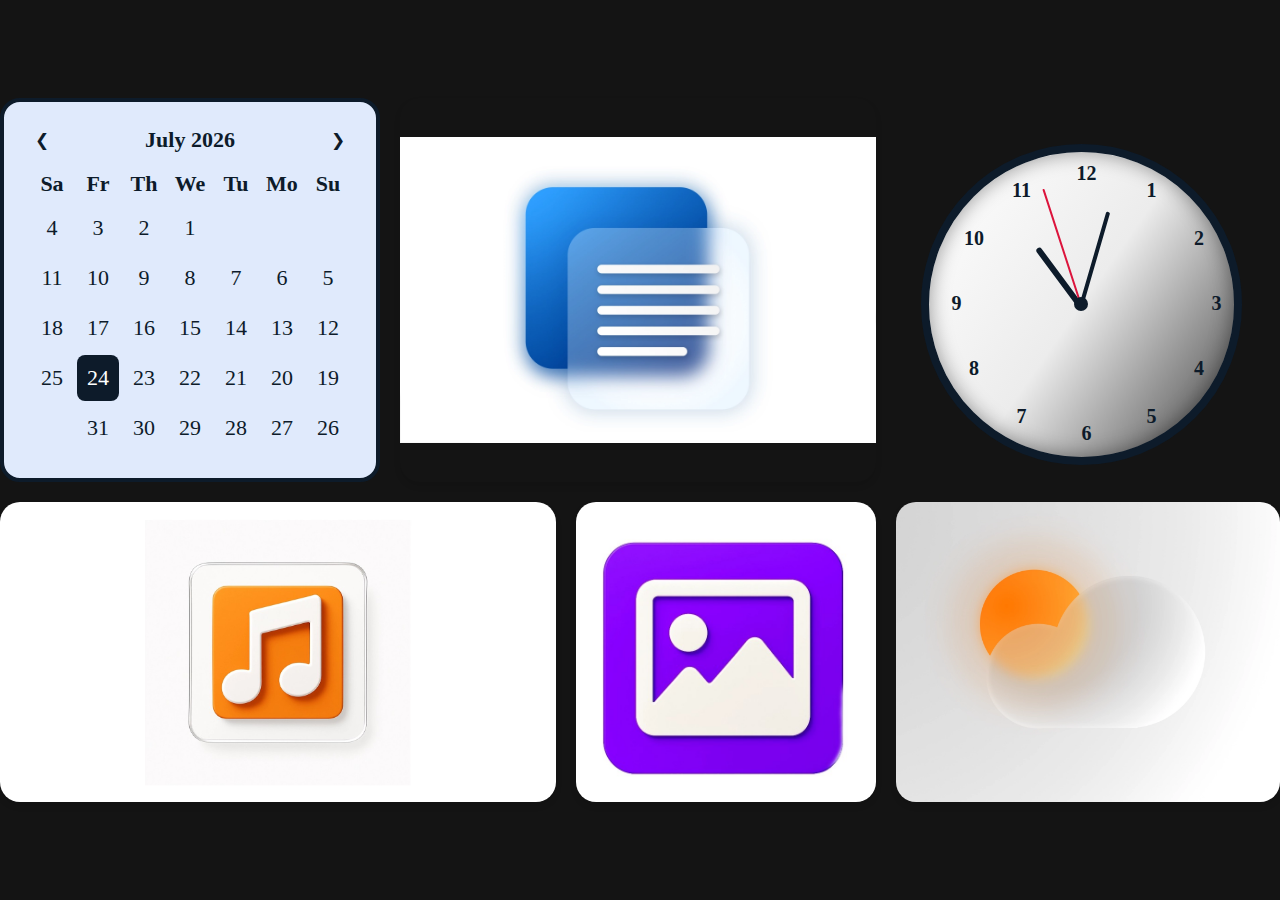
<file: index.html>
<!DOCTYPE html>
<html lang="en">
<head>
  <meta charset="UTF-8" />
  <meta name="viewport" content="width=device-width, initial-scale=1.0"/>
  <title>Music Player</title>
  <style>
    body {
      background-color: rgb(20, 20, 20);
      margin: 0;
      font-family: Georgia, 'Times New Roman', Times, serif;
      direction: rtl;
      font-size: 26px;
      display: flex;
      justify-content: center;
      align-items: center;
      height: 100vh;
    }

    .container {
      display: grid;
      grid-template-columns: repeat(4, 1fr);
      gap: 20px;
      max-width: 1600px;
    }
    .wiget {
    display: block;
    background: linear-gradient(135deg,#b3b3b7 , #1b3488);
    border-radius: 20px;
    padding: 150px;
    text-align: center;
    box-shadow: 0 4px 6px rgba(0, 0, 0, 0.1);
    text-decoration: none;
    }

    .clock{
      /* background: linear-gradient(115deg, #4463ca 0%, #4463ca, #070707); */
      /* border-radius: 20px; */
      padding: 66px;
      /* text-align:left; */
      /* box-shadow: 0 4px 6px rgba(0, 0, 0, 0.1); */
      /* color: rgb(0, 0, 0); */
      /* text-decoration: none; */
    }

    .wiget:hover {
      background-color: #070707f1;
    }

    .clock {
      position: relative;
      width: 45%;
      aspect-ratio: 1 / 1;
      background: linear-gradient(125deg, #ffffff 0%, #ececec, #4e4e4ed0);
      border: 8px solid #0d1b2a;
      box-shadow: inset 0 0 20px #00000066;
      border-radius: 50%;
      color: #0d1b2a;
      margin-top: 12%;
      margin-right: 10%;
    }

    .numbers span {
      position: absolute;
      width: 35px;
      height: 30px;
      text-align: center;
      font-weight: bold;
      font-size: 20px;
      transform: rotate(calc(30deg * var(--i))) translateY(-130px) rotate(calc(-30deg * var(--i)));
      top: 46%;
      left: 46%;
      transform-origin: bottom center;
    }

    .hand {
      position: absolute;
      top: 50%;
      left: 50%;
      transform-origin: 0%;
      border-radius: 6px;
    }

    .hand.hour {
      width: 24%;
      height: 6px;
      background: #0d1b2a;
    }

    .hand.minute {
      width: 32%;
      height: 4px;
      background: #0d1b2a;
    }

    .hand.second {
      width: 40%;
      height: 2px;
      background: crimson;
    }

    .center-dot {
      width: 14px;
      height: 14px;
      background: #0d1b2a;
      border-radius: 50%;
      position: absolute;
      top: 50%;
      left: 50%;
      transform: translate(-50%, -50%);
    }

    .calendar {
      width:auto;
      height:auto 340px;
      background: #e0eafc;
      border: 4px solid #0d1b2a;
      border-radius: 20px;
      padding: 25px;
      color: #0d1b2a;
      font-size: 22px;
    }

    .calendar-header {
      display: flex;
      justify-content: space-between;
      font-weight: bold;
      margin-bottom: 12px;
    }

    .calendar-header button {
      background: none;
      border: none;
      font-size: 17px;
      cursor: pointer;
      color: #0d1b2a;
    }

    .calendar-days, .calendar-dates {
      display: grid;
      grid-template-columns: repeat(7, 1fr);
      text-align: center;
    }

    .calendar-days div {
      font-weight: bold;
      padding: 6px;
    }

    .calendar-dates div {
      padding: 10px;
      margin: 2px;
      border-radius: 8px;
      transition: 0.2s;
    }

    .calendar-dates div:hover {
      background: #b5cde7;
      cursor: pointer;
    }

    .today {
      background: #0d1b2a;
      color: white;
    }
    @media (max-width: 992px) {
  .container {
    grid-template-columns: repeat(2, 1fr);
  }
}

@media (max-width: 600px) {
  .container {
    grid-template-columns: 1fr;
  }
}
.wheather{
    background: url(./task/weather.webp);
    background-position:center;
    background-size: cover;
}

h6{
    margin-top: -17%;
    /* margin-left: -40px; */
    text-align:center ;
    font-size: 20px
}
.note{
    background-image: url(./task/Note.webp);
    background-size:calc(100%);
    background-position: center;
    grid-column:span 2;
    background-repeat: no-repeat;
        
}
.music{
  grid-column: span 2;
  background-image: url(./task/music.webp);
  background-size: cover;
  background-position: center;
}

.image{
  background-image: url(./task/galery2.webp);
  
  background-position: center;
  background-size: cover;
}
  </style>
</head>
<body>
  <div class="container">
    <div class="clock">
      <div class="numbers">
        <span style="--i:1;">1</span><span style="--i:2;">2</span><span style="--i:3;">3</span>
        <span style="--i:4;">4</span><span style="--i:5;">5</span><span style="--i:6;">6</span>
        <span style="--i:7;">7</span><span style="--i:8;">8</span><span style="--i:9;">9</span>
        <span style="--i:10;">10</span><span style="--i:11;">11</span><span style="--i:12;">12</span>
      </div>
      <div class="hand hour" id="hour"></div>
      <div class="hand minute" id="minute"></div>
      <div class="hand second" id="second"></div>
      <div class="center-dot"></div>
    </div>

    <a href="./task/note.html" class="wiget note"></a>

    <div class="calendar">
      <div class="calendar-header">
        <button onclick="prevMonth()">&#10094;</button>
        <div id="monthYear"></div>
        <button onclick="nextMonth()">&#10095;</button>
      </div>
      <div class="calendar-days">
        <div>Su</div><div>Mo</div><div>Tu</div><div>We</div>
        <div>Th</div><div>Fr</div><div>Sa</div>
      </div>
      <div class="calendar-dates" id="calendarDates"></div>
    </div>
    
    <a href="./task/wheather.html" class="wiget wheather"></a>
      <a href="./task/image.html" class="wiget image"></a>
      <a href="./task/Music/music-player.html" class="wiget music"></a>
  </div>

  <script>
    function updateClock() {
      const now = new Date()
      const hour = now.getHours()
      const minute = now.getMinutes()
      const second = now.getSeconds()
      const hourDeg = ((hour % 12) + minute / 60) * 30
      const minuteDeg = (minute + second / 60) * 6
      const secondDeg = second * 6
      document.getElementById('hour').style.transform = `rotate(${hourDeg}deg)`
      document.getElementById('minute').style.transform = `rotate(${minuteDeg}deg)`
      document.getElementById('second').style.transform = `rotate(${secondDeg}deg)`
    }

    setInterval(updateClock, 1000)
    updateClock()

    const monthYear = document.getElementById('monthYear')
    const calendarDates = document.getElementById('calendarDates')
    let currentDate = new Date()

    function renderCalendar(date) {
      calendarDates.innerHTML = ''
      const year = date.getFullYear()
      const month = date.getMonth()
      const firstDay = new Date(year, month, 1).getDay()
      const lastDate = new Date(year, month + 1, 0).getDate()
      const today = new Date()
      const isThisMonth = today.getFullYear() === year && today.getMonth() === month
      const monthNames = ['January', 'February', 'March', 'April', 'May', 'June',
                          'July', 'August', 'September', 'October', 'November', 'December']
      monthYear.textContent = `${monthNames[month]} ${year}`
      for (let i = 0; i < firstDay; i++) {
        calendarDates.innerHTML += `<div></div>`
      }
      for (let i = 1; i <= lastDate; i++) {
        const isToday = isThisMonth && i === today.getDate()
        calendarDates.innerHTML += `<div class="${isToday ? 'today' : ''}">${i}</div>`
      }
    }

    function prevMonth() {
      currentDate.setMonth(currentDate.getMonth() - 1)
      renderCalendar(currentDate)
    }

    function nextMonth() {
      currentDate.setMonth(currentDate.getMonth() + 1)
      renderCalendar(currentDate)
    }

    renderCalendar(currentDate)
  </script>
</body>
</html>
</file>
